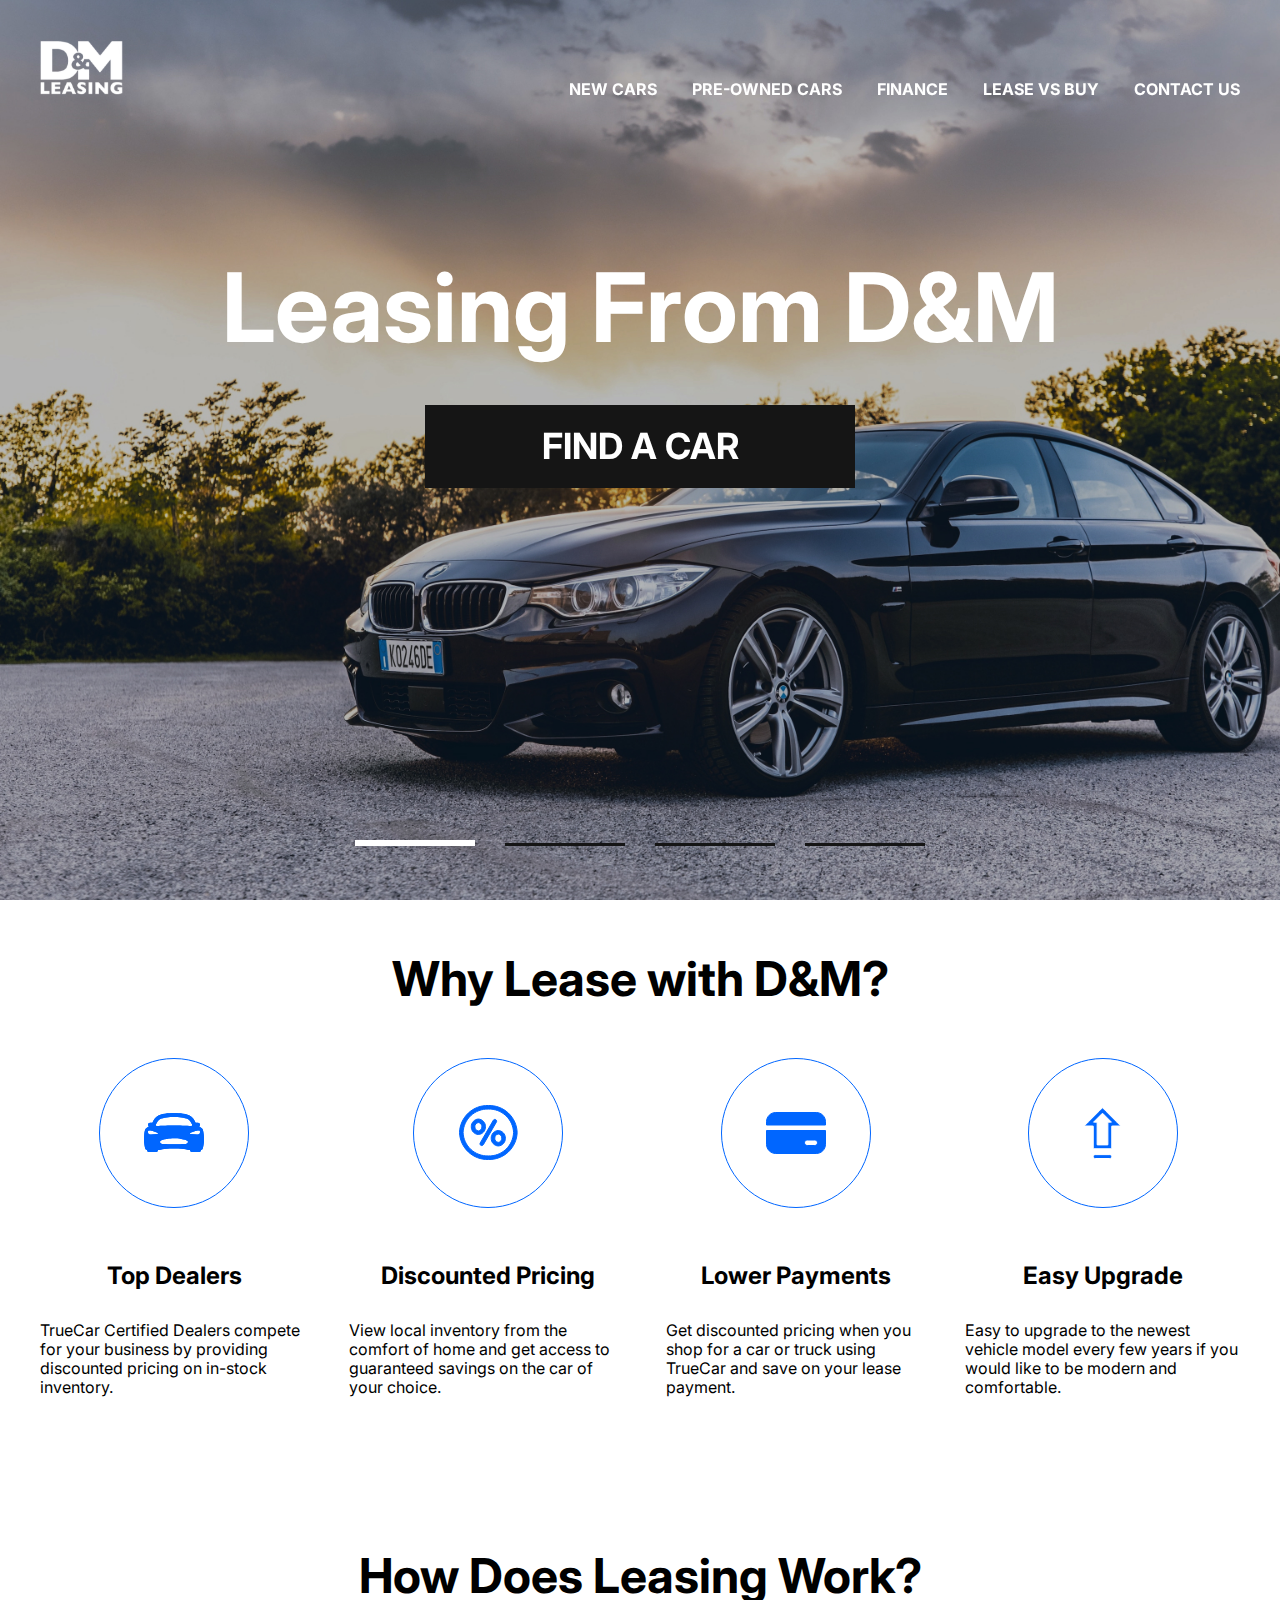
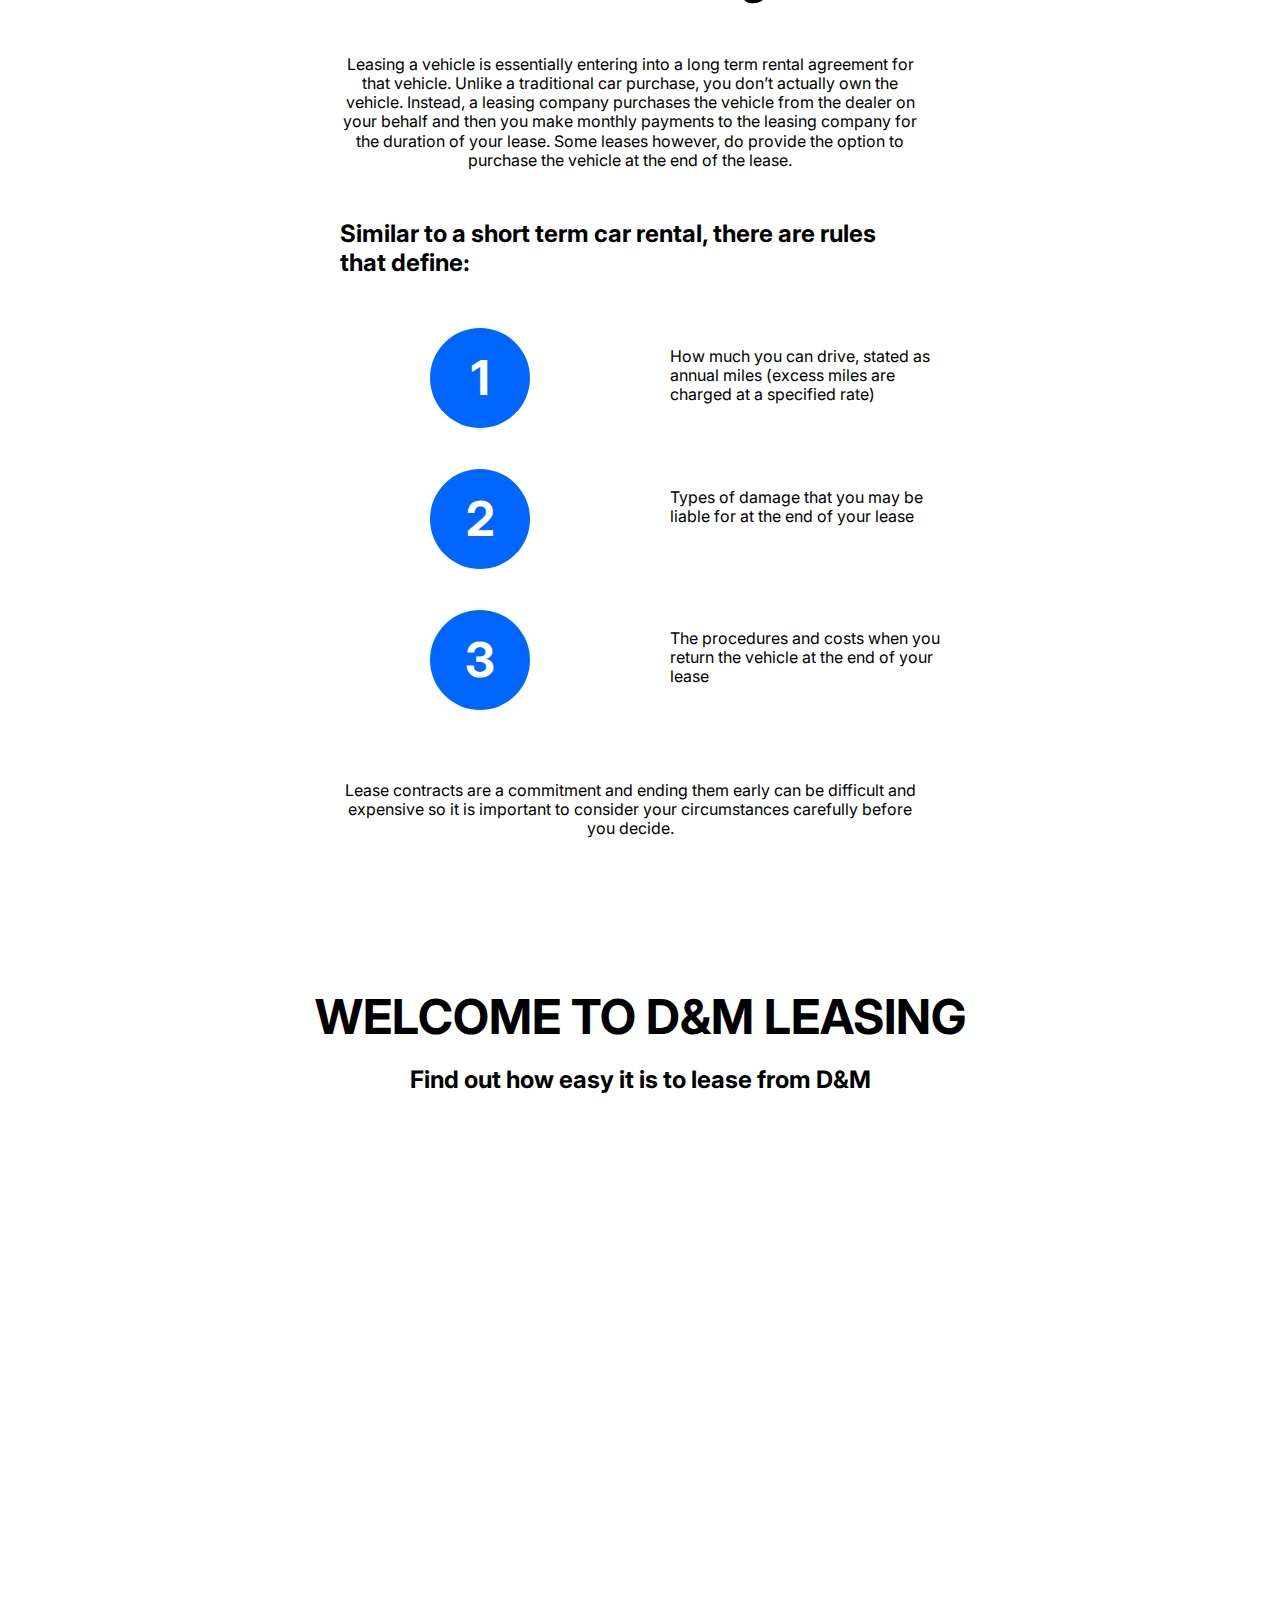
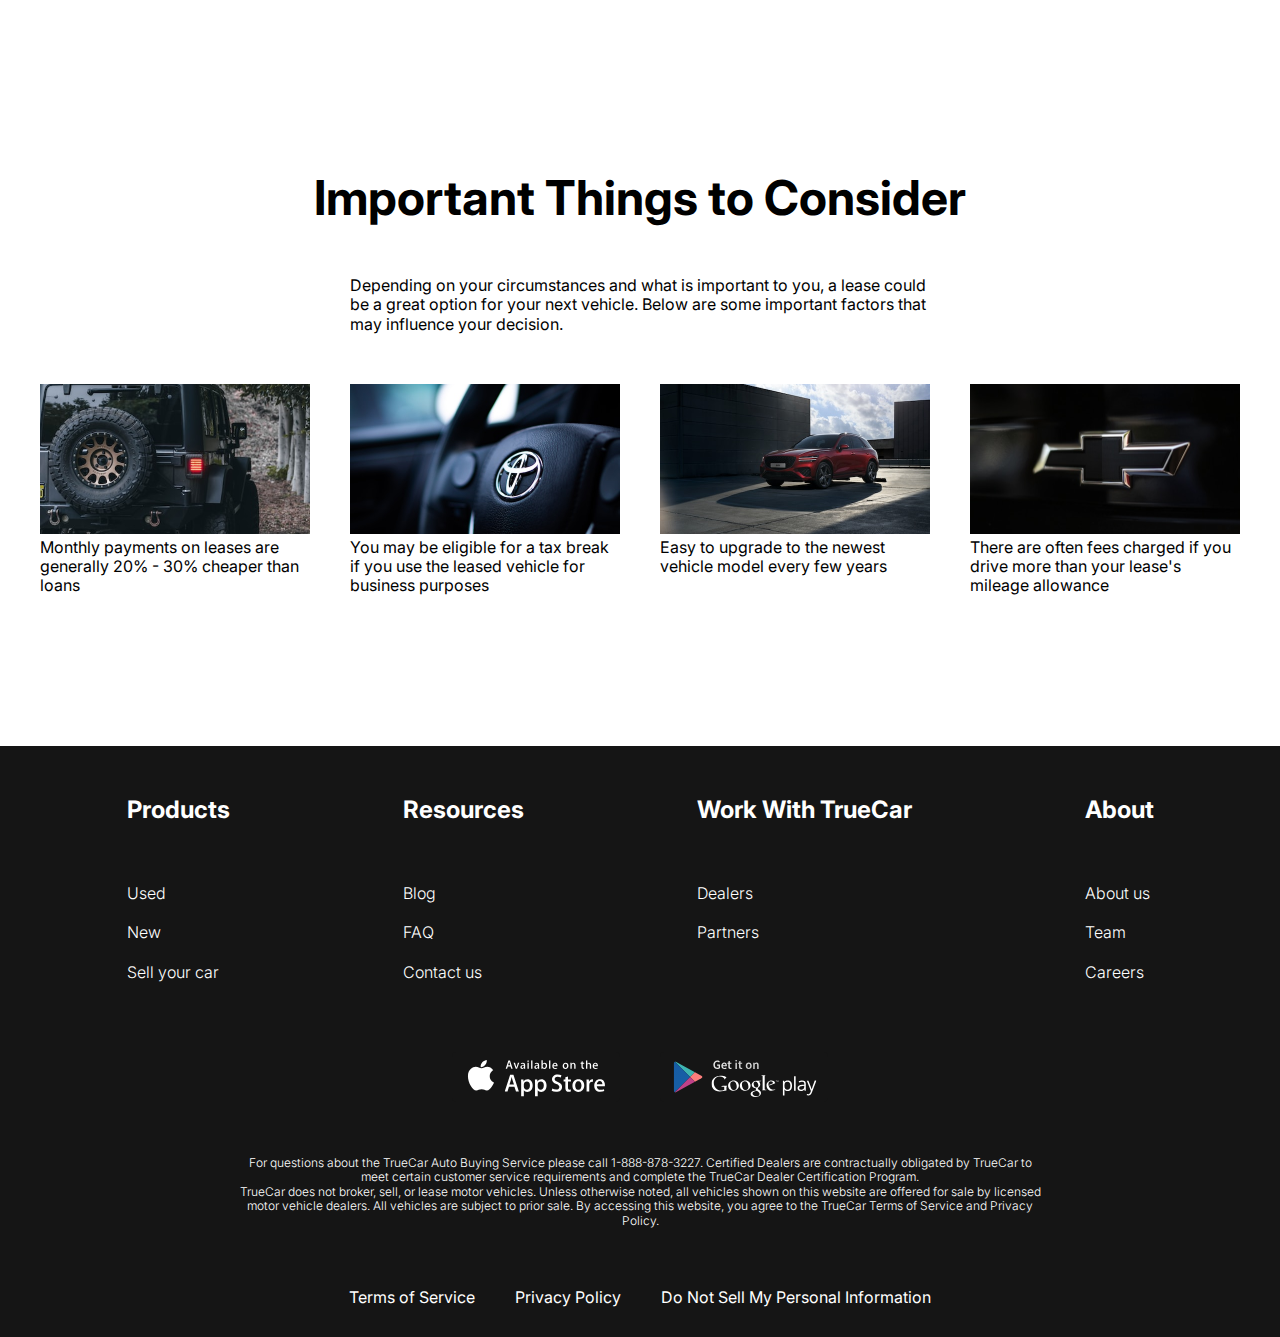
<file: index.html>
<!DOCTYPE html>
<html lang="en">

<head>
  <meta charset="UTF-8">
  <meta name="viewport" content="width=device-width, initial-scale=1.0">
  <link rel="preconnect" href="https://fonts.googleapis.com">
  <link rel="preconnect" href="https://fonts.gstatic.com" crossorigin>
  <link
    href="https://fonts.googleapis.com/css2?family=Inter:ital,opsz,wght@0,14..32,100..900;1,14..32,100..900&display=swap"
    rel="stylesheet">
  <link rel="stylesheet" href="https://cdn.jsdelivr.net/npm/swiper@11/swiper-bundle.min.css" />
  <link rel="stylesheet" href="css/style.css">
  <title>Finance</title>
</head>

<body>
  <div class="wrapper">
    <header class="header header-main">
      <div class="container">
        <div class="header__inner">
          <a href="#" class="logo">
            <img src="img/Vector.svg" alt="logo" class="logo__img">
          </a>
          <nav class="menu">
            <ul class="menu__list">
              <li class="menu__list-item">
                <a href="new-car.html" class="menu__list-link">
                  NEW CARS
                </a>
              </li>
              <li class="menu__list-item">
                <a href="#" class="menu__list-link">
                  PRE-OWNED CARS
                </a>
              </li>
              <li class="menu__list-item">
                <a href="#" class="menu__list-link">
                  FINANCE
                </a>
              </li>
              <li class="menu__list-item">
                <a href="#" class="menu__list-link">
                  LEASE VS BUY
                </a>
              </li>
              <li class="menu__list-item">
                <a href="contacts.html" class="menu__list-link">
                  CONTACT US
                </a>
              </li>
            </ul>
          </nav>
        </div>
      </div>
    </header>
    <main class="main">
      <section class="top">
        <div class="container">
          <h1 class="title">
            Leasing From D&M
          </h1>
          <a href="#" class="btn__top-link">Find a car</a>
        </div>
      </section>
      <div class="slider">
        <div class="swiper">
          <div class="swiper-wrapper">
            <div class="swiper-slide" style="  background-image: url(img/slide-1.jpg);"></div>
            <div class="swiper-slide" style="  background-image: url(img/slide-1.jpg);"></div>
            <div class="swiper-slide" style="  background-image: url(img/slide-1.jpg);"></div>
            <div class="swiper-slide" style="  background-image: url(img/slide-1.jpg);"></div>
          </div>
          <div class="swiper-pagination"></div>
        </div>
      </div>
      <section class="why-lease">
        <div class="container">
          <h2 class="section__title">
            Why Lease with D&M?
          </h2>
          <ul class="why-lease__list">
            <li class="why-lease__item">
              <img src="img/why1.svg" alt="" class="why-lease__img">
              <h3 class="why-lease__item-title">
                Top Dealers
              </h3>
              <p class="why-lease__item-text">
                TrueCar Certified Dealers compete for your business by providing discounted pricing on in-stock
                inventory.
              </p>
            </li>
            <li class="why-lease__item">
              <img src="img/why2.svg" alt="" class="why-lease__img">
              <h3 class="why-lease__item-title">
                Discounted Pricing
              </h3>
              <p class="why-lease__item-text">
                View local inventory from the comfort of home and get access to guaranteed savings on the car of your
                choice.
              </p>
            </li>
            <li class="why-lease__item">
              <img src="img/why3.svg" alt="" class="why-lease__img">
              <h3 class="why-lease__item-title">
                Lower Payments
              </h3>
              <p class="why-lease__item-text">
                Get discounted pricing when you shop for a car or truck using TrueCar and save on your lease payment.
              </p>
            </li>
            <li class="why-lease__item">
              <img src="img/why4.svg" alt="" class="why-lease__img">
              <h3 class="why-lease__item-title">
                Easy Upgrade
              </h3>
              <p class="why-lease__item-text">
                Easy to upgrade to the newest vehicle model every few years if you would like to be modern and
                comfortable.
              </p>
            </li>
          </ul>
        </div>
      </section>
      <section class="how-does">
        <div class="container">
          <div class="how-does__inner">
            <h2 class="section__title">
              How Does Leasing Work?
            </h2>
            <p class="how-does__text">
              Leasing a vehicle is essentially entering into a long term rental agreement for that vehicle. Unlike a
              traditional car
              purchase, you don’t actually own the vehicle. Instead, a leasing company purchases the vehicle from the
              dealer on your
              behalf and then you make monthly payments to the leasing company for the duration of your lease. Some
              leases however, do
              provide the option to purchase the vehicle at the end of the lease.
            </p>
            <h4 class="how-does__title">
              Similar to a short term car rental, there are rules that define:
            </h4>
            <ol class="how-does__list">
              <li class="how-does__item">
                How much you can drive, stated as annual miles (excess miles are charged at a specified rate)
              </li>
              <li class="how-does__item">
                Types of damage that you may be liable for at the end of your lease
              </li>
              <li class="how-does__item">
                The procedures and costs when you return the vehicle at the end of your lease
              </li>
            </ol>
            <p class="how-does__text">
              Lease contracts are a commitment and ending them early can be difficult and expensive so it is important
              to consider
              your circumstances carefully before you decide.
            </p>
          </div>
        </div>
      </section>
      <section class="promo-video">
        <div class="container">
          <h2 class="section__title section__title-video">
            WELCOME TO D&M LEASING
          </h2>
          <p class="video__text">
            Find out how easy it is to lease from D&M
          </p>
          <iframe class="video__content" width="1000" height="500"
            src="https://www.youtube.com/embed/zNaW0VPAm00?si=Q7wTSz_iy8jzsuYH&amp;controls=0"
            title="YouTube video player" frameborder="0"
            allow="accelerometer; autoplay; clipboard-write; encrypted-media; gyroscope; picture-in-picture; web-share"
            referrerpolicy="strict-origin-when-cross-origin" allowfullscreen></iframe>
        </div>
      </section>
      <section class="important">
        <div class="container">
          <h2 class="section__title section__important-title">
            Important Things to Consider
          </h2>
          <p class="important__text">
            Depending on your circumstances and what is important to you, a lease could be a great option for your next
            vehicle.
            Below are some important factors that may influence your decision.
          </p>
          <ul class="important__list">
            <li class="important__item">
              <img src="img/img1.svg" alt="" class="important__img">
              <p class="important__text-img">
                Monthly payments on leases are generally 20% - 30% cheaper than loans
              </p>
            </li>
            <li class="important__item">
              <img src="img/img2.svg" alt="" class="important__img">
              <p class="important__text-img">
                You may be eligible for a tax break if you use the leased vehicle for business purposes
              </p>
            </li>
            <li class="important__item">
              <img src="img/img3.svg" alt="" class="important__img">
              <p class="important__text-img">
                Easy to upgrade to the newest vehicle model every few years
              </p>
            </li>
            <li class="important__item">
              <img src="img/img4.svg" alt="" class="important__img">
              <p class="important__text-img">
                There are often fees charged if you drive more than your lease's mileage allowance
              </p>
            </li>
          </ul>
        </div>
      </section>
    </main>
    <footer class="footer">
      <div class="container">
        <nav class="footer__menu">
          <ul class="footer__menu-list">
            <li class="footer__menu-item">
              <p href="#" class="footer__menu-title">Products</p>
            </li>
            <li class="footer__menu-item">
              <a href="#" class="footer__menu-link">Used</a>
            </li>
            <li class="footer__menu-item">
              <a href="#" class="footer__menu-link">New</a>
            </li>
            <li class="footer__menu-item">
              <a href="#" class="footer__menu-link">Sell your car</a>
            </li>
          </ul>
          <ul class="footer__menu-list">
            <li class="footer__menu-item">
              <p href="#" class="footer__menu-title">Resources</p>
            </li>
            <li class="footer__menu-item">
              <a href="#" class="footer__menu-link">Blog</a>
            </li>
            <li class="footer__menu-item">
              <a href="#" class="footer__menu-link">FAQ</a>
            </li>
            <li class="footer__menu-item">
              <a href="#" class="footer__menu-link">Contact us</a>
            </li>
          </ul>
          <ul class="footer__menu-list">
            <li class="footer__menu-item">
              <p href="#" class="footer__menu-title">Work With TrueCar</p>
            </li>
            <li class="footer__menu-item">
              <a href="#" class="footer__menu-link">Dealers</a>
            </li>
            <li class="footer__menu-item">
              <a href="#" class="footer__menu-link">Partners</a>
            </li>
          </ul>
          <ul class="footer__menu-list">
            <li class="footer__menu-item">
              <p href="#" class="footer__menu-title">About</p>
            </li>
            <li class="footer__menu-item">
              <a href="#" class="footer__menu-link">About us</a>
            </li>
            <li class="footer__menu-item">
              <a href="#" class="footer__menu-link">Team</a>
            </li>
            <li class="footer__menu-item">
              <a href="#" class="footer__menu-link">Careers</a>
            </li>
          </ul>
        </nav>
        <ul class="app">
          <li class="app__item">
            <a href="" class="app__item-link">
              <img class="app__item-img" src="img/appStore.svg" alt="">
            </a>
          </li>
          <li class="app__item">
            <a href="" class="app__item-link">
              <img class="app__item-img" src="img/playMarket.svg" alt="">
            </a>
          </li>
        </ul>
        <div class="footer__copy">
          <p class="footer__copy-text">
            For questions about the TrueCar Auto Buying Service please call 1-888-878-3227.
            Certified Dealers are contractually obligated by TrueCar to meet certain customer service requirements and
            complete the
            TrueCar Dealer Certification Program.
          </p>
          <p class="footer__copy-text">
            TrueCar does not broker, sell, or lease motor vehicles. Unless otherwise noted, all vehicles shown on this
            website are
            offered for sale by licensed motor vehicle dealers. All vehicles are subject to prior sale. By accessing
            this website,
            you agree to the TrueCar Terms of Service and Privacy Policy.
        </div>
        <nav class="copy__nav">
          <ul class="copy__nav-list">
            <li class="copy__nav-item">
              <a href="" class="copy__nav-link">
                Terms of Service
              </a>
            </li>
            <li class="copy__nav-item">
              <a href="" class="copy__nav-link">
                Privacy Policy
              </a>
            </li>
            <li class="copy__nav-item">
              <a href="" class="copy__nav-link">
                Do Not Sell My Personal Information
              </a>
            </li>
          </ul>
        </nav>
      </div>
    </footer>
  </div>
  <script src="https://cdn.jsdelivr.net/npm/swiper@11/swiper-bundle.min.js"></script>
  <script src="js/script.js"></script>
</body>

</html>
</file>
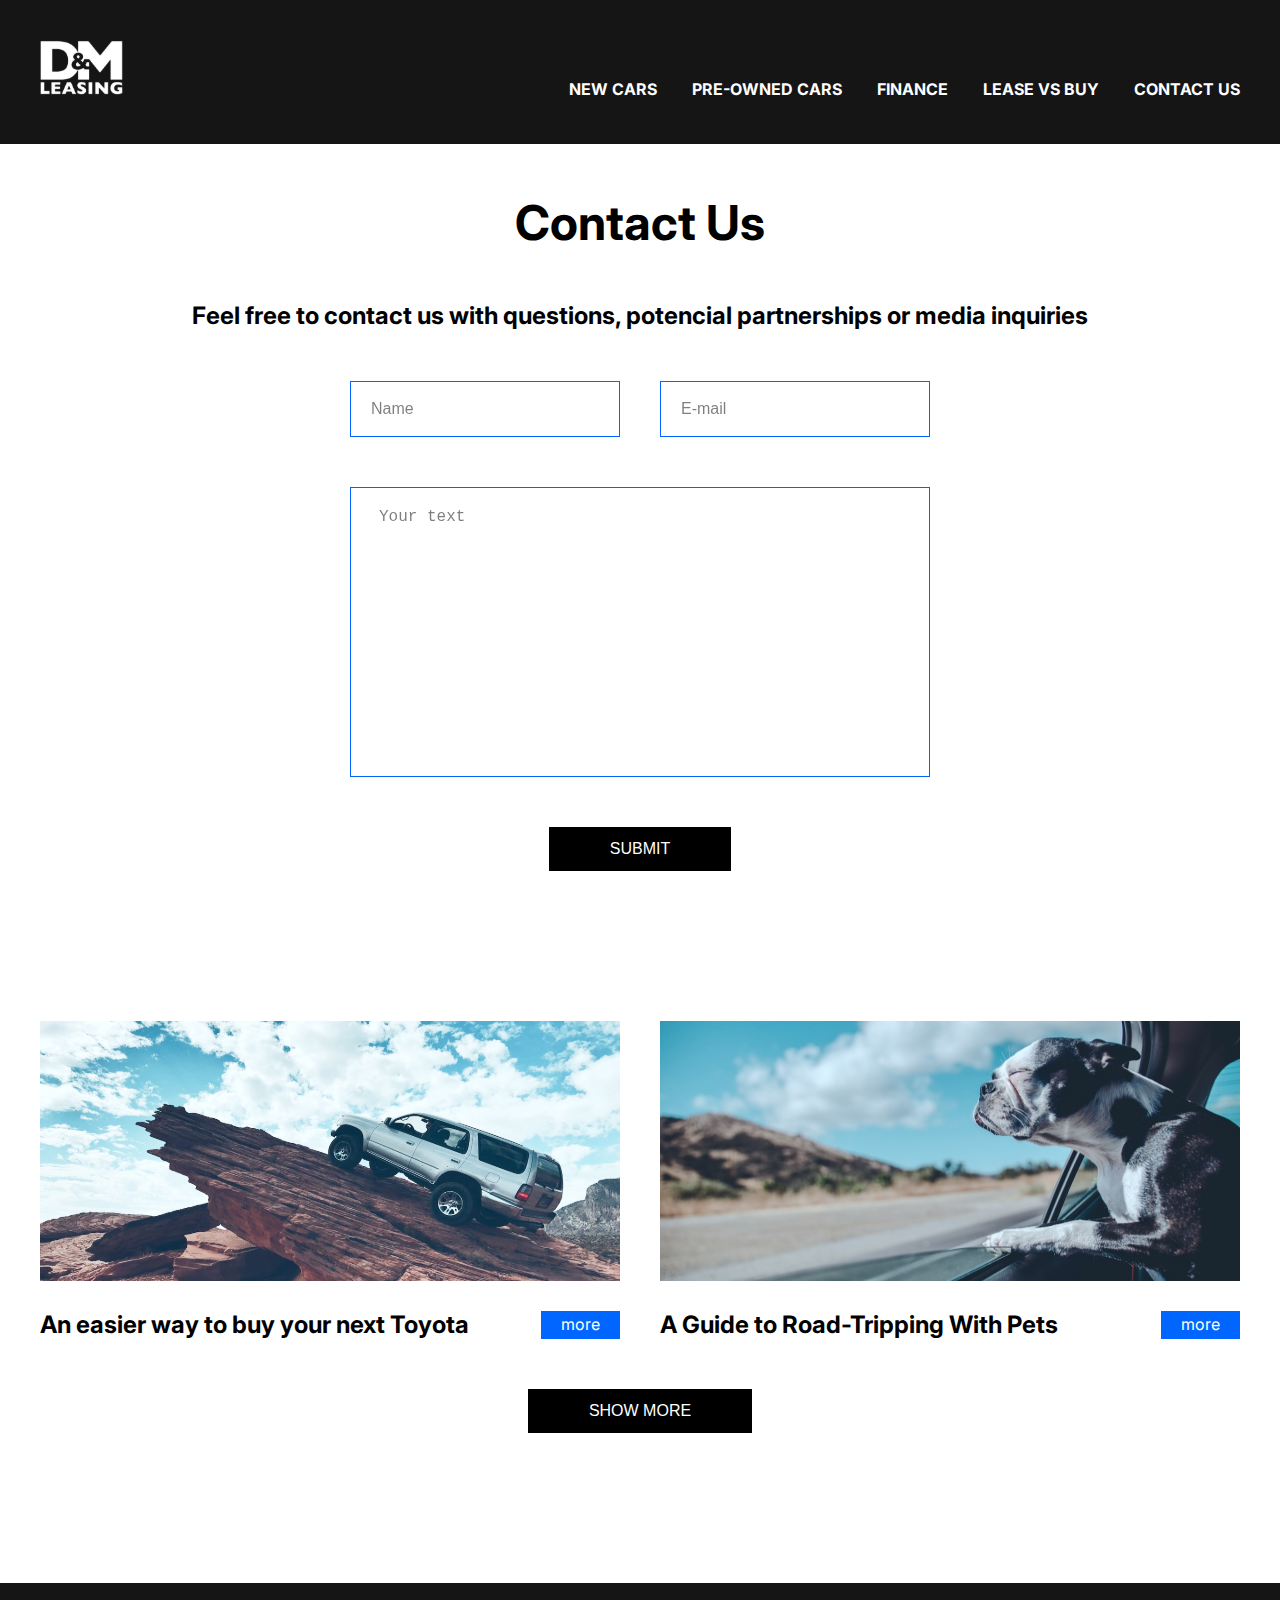
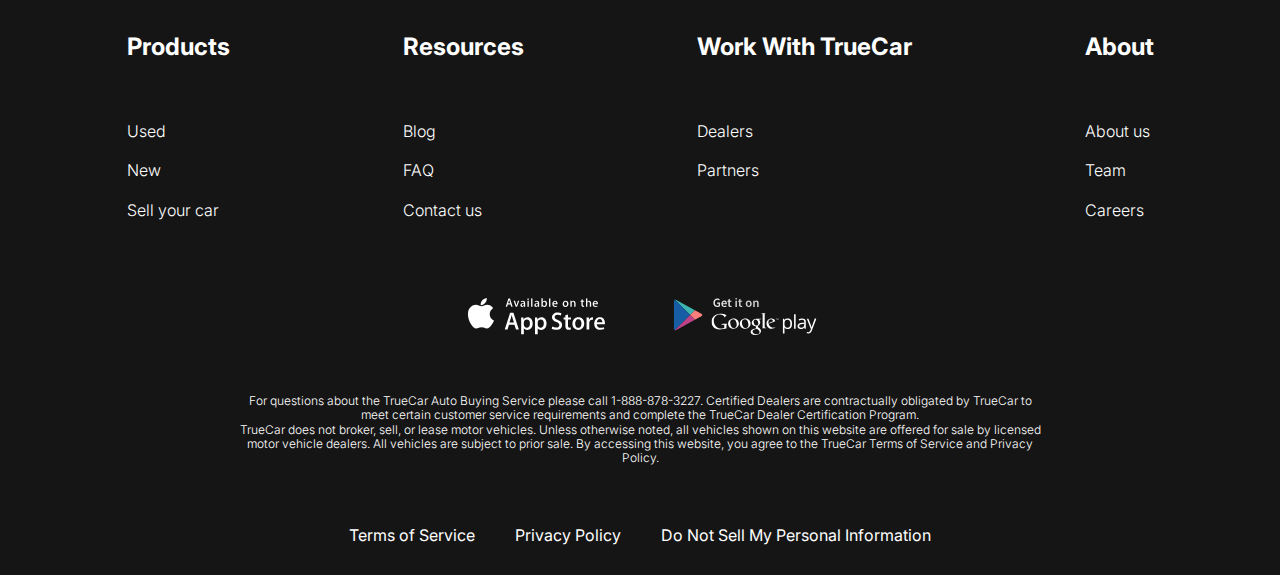
<file: contacts.html>
<!DOCTYPE html>
<html lang="en">

<head>
  <meta charset="UTF-8">
  <meta name="viewport" content="width=device-width, initial-scale=1.0">
  <link rel="preconnect" href="https://fonts.googleapis.com">
  <link rel="preconnect" href="https://fonts.gstatic.com" crossorigin>
  <link
    href="https://fonts.googleapis.com/css2?family=Inter:ital,opsz,wght@0,14..32,100..900;1,14..32,100..900&display=swap"
    rel="stylesheet">
  <link rel="stylesheet" href="css/style.css">
  <title>Contacts</title>
</head>

<body>
  <div class="wrapper">
    <header class="header">
      <div class="container">
        <div class="header__inner">
          <a href="index.html" class="logo">
            <img src="img/Vector.svg" alt="logo" class="logo__img">
          </a>
          <nav class="menu">
            <ul class="menu__list">
              <li class="menu__list-item">
                <a href="new-car.html" class="menu__list-link">
                  NEW CARS
                </a>
              </li>
              <li class="menu__list-item">
                <a href="#" class="menu__list-link">
                  PRE-OWNED CARS
                </a>
              </li>
              <li class="menu__list-item">
                <a href="#" class="menu__list-link">
                  FINANCE
                </a>
              </li>
              <li class="menu__list-item">
                <a href="#" class="menu__list-link">
                  LEASE VS BUY
                </a>
              </li>
              <li class="menu__list-item">
                <a href="#" class="menu__list-link">
                  CONTACT US
                </a>
              </li>
            </ul>
          </nav>
        </div>
      </div>
    </header>
    <main class="main">
      <section class="contact">
        <div class="container">
          <h1 class="section__title contact__title">
            Contact Us
          </h1>
          <p class="contact__text">
            Feel free to contact us with questions, potencial partnerships or media inquiries
          </p>
          <form action="#" class="form">
            <input type="text" class="form__input" placeholder="Name">
            <input type="email" class="form__input" placeholder="E-mail">
            <textarea class="form__textarea" placeholder="Your text"></textarea>
            <button class="form__btn" type="submit">SUBMIT</button>
          </form>
        </div>
      </section>
      <section class="more">
        <div class="container">
          <div class="more__items">
            <div class="more__item">
              <img src="img/more1.svg" alt="" class="more__img">
              <h4 class="more__title">
                An easier way to buy your next Toyota
              </h4>
              <a href="#" class="more__link">
                more
              </a>
            </div>
            <div class="more__item">
              <img src="img/more2.svg" alt="" class="more__img">
              <h4 class="more__title">
                A Guide to Road-Tripping With Pets
              </h4>
              <a href="#" class="more__link">
                more
              </a>
            </div>
          </div>
          <button class="more__btn">
            SHOW MORE
          </button>
        </div>
      </section>
    </main>
    <footer class="footer">
      <div class="container">
        <nav class="footer__menu">
          <ul class="footer__menu-list">
            <li class="footer__menu-item">
              <p href="#" class="footer__menu-title">Products</p>
            </li>
            <li class="footer__menu-item">
              <a href="#" class="footer__menu-link">Used</a>
            </li>
            <li class="footer__menu-item">
              <a href="#" class="footer__menu-link">New</a>
            </li>
            <li class="footer__menu-item">
              <a href="#" class="footer__menu-link">Sell your car</a>
            </li>
          </ul>
          <ul class="footer__menu-list">
            <li class="footer__menu-item">
              <p href="#" class="footer__menu-title">Resources</p>
            </li>
            <li class="footer__menu-item">
              <a href="#" class="footer__menu-link">Blog</a>
            </li>
            <li class="footer__menu-item">
              <a href="#" class="footer__menu-link">FAQ</a>
            </li>
            <li class="footer__menu-item">
              <a href="#" class="footer__menu-link">Contact us</a>
            </li>
          </ul>
          <ul class="footer__menu-list">
            <li class="footer__menu-item">
              <p href="#" class="footer__menu-title">Work With TrueCar</p>
            </li>
            <li class="footer__menu-item">
              <a href="#" class="footer__menu-link">Dealers</a>
            </li>
            <li class="footer__menu-item">
              <a href="#" class="footer__menu-link">Partners</a>
            </li>
          </ul>
          <ul class="footer__menu-list">
            <li class="footer__menu-item">
              <p href="#" class="footer__menu-title">About</p>
            </li>
            <li class="footer__menu-item">
              <a href="#" class="footer__menu-link">About us</a>
            </li>
            <li class="footer__menu-item">
              <a href="#" class="footer__menu-link">Team</a>
            </li>
            <li class="footer__menu-item">
              <a href="#" class="footer__menu-link">Careers</a>
            </li>
          </ul>
        </nav>
        <ul class="app">
          <li class="app__item">
            <a href="" class="app__item-link">
              <img class="app__item-img" src="img/appStore.svg" alt="">
            </a>
          </li>
          <li class="app__item">
            <a href="" class="app__item-link">
              <img class="app__item-img" src="img/playMarket.svg" alt="">
            </a>
          </li>
        </ul>
        <div class="footer__copy">
          <p class="footer__copy-text">
            For questions about the TrueCar Auto Buying Service please call 1-888-878-3227.
            Certified Dealers are contractually obligated by TrueCar to meet certain customer service requirements and
            complete the
            TrueCar Dealer Certification Program.
          </p>
          <p class="footer__copy-text">
            TrueCar does not broker, sell, or lease motor vehicles. Unless otherwise noted, all vehicles shown on this
            website are
            offered for sale by licensed motor vehicle dealers. All vehicles are subject to prior sale. By accessing
            this website,
            you agree to the TrueCar Terms of Service and Privacy Policy.
        </div>
        <nav class="copy__nav">
          <ul class="copy__nav-list">
            <li class="copy__nav-item">
              <a href="" class="copy__nav-link">
                Terms of Service
              </a>
            </li>
            <li class="copy__nav-item">
              <a href="" class="copy__nav-link">
                Privacy Policy
              </a>
            </li>
            <li class="copy__nav-item">
              <a href="" class="copy__nav-link">
                Do Not Sell My Personal Information
              </a>
            </li>
          </ul>
        </nav>
      </div>

    </footer>
  </div>
  <script src="js/script.js"></script>
</body>

</html>
</file>
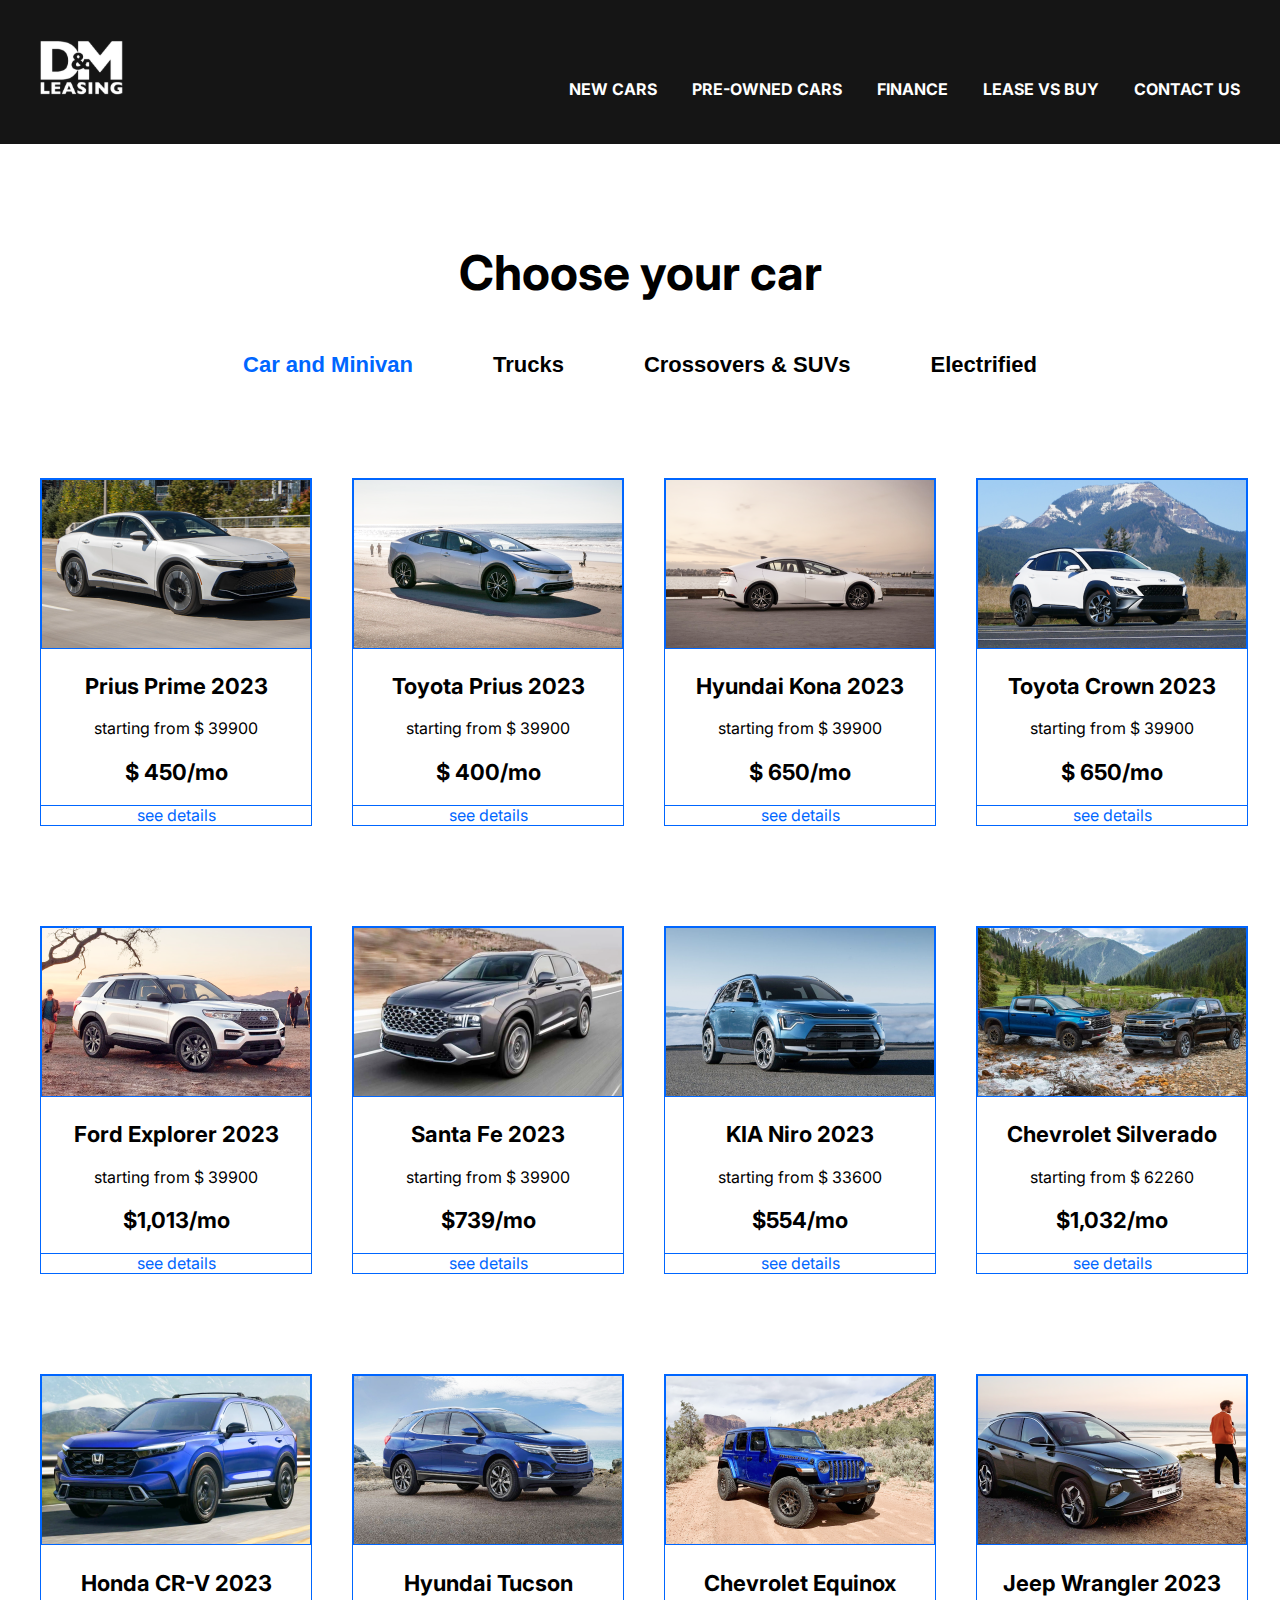
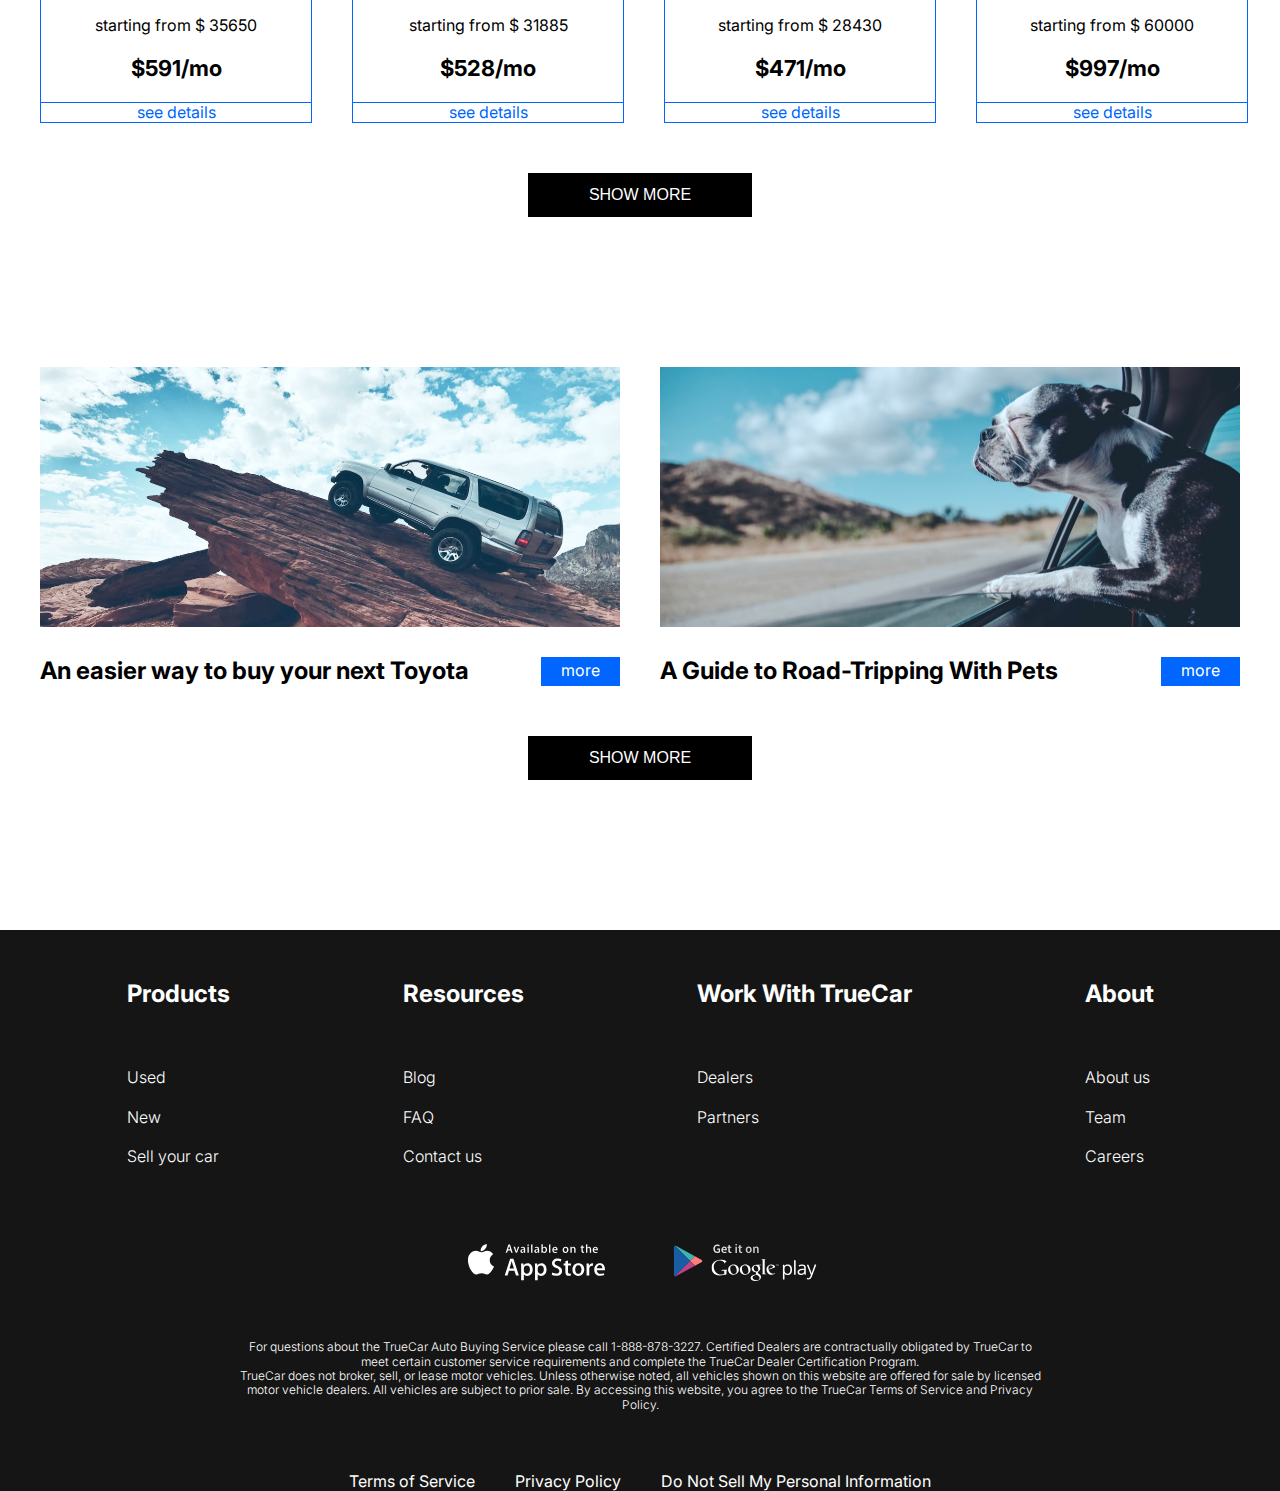
<file: new-car.html>
<!DOCTYPE html>
<html lang="en">

<head>
  <meta charset="UTF-8">
  <meta name="viewport" content="width=device-width, initial-scale=1.0">
  <link rel="preconnect" href="https://fonts.googleapis.com">
  <link rel="preconnect" href="https://fonts.gstatic.com" crossorigin>
  <link
    href="https://fonts.googleapis.com/css2?family=Inter:ital,opsz,wght@0,14..32,100..900;1,14..32,100..900&display=swap"
    rel="stylesheet">
  <link rel="stylesheet" href="css/style.css">
  <title>Finance</title>
</head>

<body>
  <div class="wrapper">
    <header class="header">
      <div class="container">
        <div class="header__inner">
          <a href="index.html" class="logo">
            <img src="img/Vector.svg" alt="logo" class="logo__img">
          </a>
          <nav class="menu">
            <ul class="menu__list">
              <li class="menu__list-item">
                <a href="#" class="menu__list-link">
                  NEW CARS
                </a>
              </li>
              <li class="menu__list-item">
                <a href="#" class="menu__list-link">
                  PRE-OWNED CARS
                </a>
              </li>
              <li class="menu__list-item">
                <a href="#" class="menu__list-link">
                  FINANCE
                </a>
              </li>
              <li class="menu__list-item">
                <a href="#" class="menu__list-link">
                  LEASE VS BUY
                </a>
              </li>
              <li class="menu__list-item">
                <a href="contacts.html" class="menu__list-link">
                  CONTACT US
                </a>
              </li>
            </ul>
          </nav>
        </div>
      </div>
    </header>
    <main class="main">
      <section class="choose">
        <div class="container">
          <h2 class="section__title choose__title">Choose your car</h2>
          <div class="tabs">
            <div class="tabs__btn">
              <button class="tabs__btn-item tabs__btn-item--active">Car and Minivan</button>
              <button class="tabs__btn-item">Trucks</button>
              <button class="tabs__btn-item">Crossovers & SUVs</button>
              <button class="tabs__btn-item">Electrified</button>
            </div>
            <div class="tabs__content">
              <div class="tabs__content-item">
                <div class="card">
                  <div class="card__content">
                    <img src="img/card1.png" alt="" class="card__img">
                    <h4 class="card__title">Prius Prime 2023</h4>
                    <p class="card__text">starting from $ 39900</p>
                    <p class="card__price">$ 450/mo</p>
                  </div>
                  <a href="" class="card__link">see details</a>
                </div>
                <div class="card">
                  <div class="card__content">
                    <img src="img/card2.png" alt="" class="card__img">
                    <h4 class="card__title">Toyota Prius 2023</h4>
                    <p class="card__text">starting from $ 39900</p>
                    <p class="card__price">$ 400/mo</p>
                  </div>
                  <a href="" class="card__link">see details</a>
                </div>
                <div class="card">
                  <div class="card__content">
                    <img src="img/card3.png" alt="" class="card__img">
                    <h4 class="card__title">Hyundai Kona 2023</h4>
                    <p class="card__text">starting from $ 39900</p>
                    <p class="card__price">$ 650/mo</p>
                  </div>
                  <a href="" class="card__link">see details</a>
                </div>
                <div class="card">
                  <div class="card__content">
                    <img src="img/card4.png" alt="" class="card__img">
                    <h4 class="card__title">Toyota Crown 2023</h4>
                    <p class="card__text">starting from $ 39900</p>
                    <p class="card__price">$ 650/mo</p>
                  </div>
                  <a href="" class="card__link">see details</a>
                </div>
                <div class="card">
                  <div class="card__content">
                    <img src="img/card5.png" alt="" class="card__img">
                    <h4 class="card__title">Ford Explorer 2023</h4>
                    <p class="card__text">starting from $ 39900</p>
                    <p class="card__price">$1,013/mo</p>
                  </div>
                  <a href="" class="card__link">see details</a>
                </div>
                <div class="card">
                  <div class="card__content">
                    <img src="img/card6.png" alt="" class="card__img">
                    <h4 class="card__title">Santa Fe 2023</h4>
                    <p class="card__text">starting from $ 39900</p>
                    <p class="card__price">$739/mo</p>
                  </div>
                  <a href="" class="card__link">see details</a>
                </div>
                <div class="card">
                  <div class="card__content">
                    <img src="img/card7.png" alt="" class="card__img">
                    <h4 class="card__title">KIA Niro 2023</h4>
                    <p class="card__text">starting from $ 33600</p>
                    <p class="card__price">$554/mo</p>
                  </div>
                  <a href="" class="card__link">see details</a>
                </div>
                <div class="card">
                  <div class="card__content">
                    <img src="img/card8.png" alt="" class="card__img">
                    <h4 class="card__title">Chevrolet Silverado</h4>
                    <p class="card__text">starting from $ 62260</p>
                    <p class="card__price">$1,032/mo</p>
                  </div>
                  <a href="" class="card__link">see details</a>
                </div>
                <div class="card">
                  <div class="card__content">
                    <img src="img/card9.png" alt="" class="card__img">
                    <h4 class="card__title">Honda CR-V 2023</h4>
                    <p class="card__text">starting from $ 35650</p>
                    <p class="card__price">$591/mo</p>
                  </div>
                  <a href="" class="card__link">see details</a>
                </div>
                <div class="card">
                  <div class="card__content">
                    <img src="img/card10.png" alt="" class="card__img">
                    <h4 class="card__title">Hyundai Tucson</h4>
                    <p class="card__text">starting from $ 31885</p>
                    <p class="card__price">$528/mo</p>
                  </div>
                  <a href="" class="card__link">see details</a>
                </div>
                <div class="card">
                  <div class="card__content">
                    <img src="img/card11.png" alt="" class="card__img">
                    <h4 class="card__title">Chevrolet Equinox </h4>
                    <p class="card__text">starting from $ 28430</p>
                    <p class="card__price">$471/mo</p>
                  </div>
                  <a href="" class="card__link">see details</a>
                </div>
                <div class="card">
                  <div class="card__content">
                    <img src="img/card12.png" alt="" class="card__img">
                    <h4 class="card__title">Jeep Wrangler 2023</h4>
                    <p class="card__text">starting from $ 60000</p>
                    <p class="card__price">$997/mo</p>
                  </div>
                  <a href="" class="card__link">see details</a>
                </div>
              </div>
            </div>
          </div>
        </div>
        <button class="more__btn">
          SHOW MORE
        </button>
  </div>
  </section>
  <section class="more">
    <div class="container">
      <div class="more__items">
        <div class="more__item">
          <img src="img/more1.svg" alt="" class="more__img">
          <h4 class="more__title">
            An easier way to buy your next Toyota
          </h4>
          <a href="#" class="more__link">
            more
          </a>
        </div>
        <div class="more__item">
          <img src="img/more2.svg" alt="" class="more__img">
          <h4 class="more__title">
            A Guide to Road-Tripping With Pets
          </h4>
          <a href="#" class="more__link">
            more
          </a>
        </div>
      </div>
      <button class="more__btn">
        SHOW MORE
      </button>
    </div>
  </section>

  </main>
  <footer class="footer">
    <div class="container">
      <nav class="footer__menu">
        <ul class="footer__menu-list">
          <li class="footer__menu-item">
            <p href="#" class="footer__menu-title">Products</p>
          </li>
          <li class="footer__menu-item">
            <a href="#" class="footer__menu-link">Used</a>
          </li>
          <li class="footer__menu-item">
            <a href="#" class="footer__menu-link">New</a>
          </li>
          <li class="footer__menu-item">
            <a href="#" class="footer__menu-link">Sell your car</a>
          </li>
        </ul>
        <ul class="footer__menu-list">
          <li class="footer__menu-item">
            <p href="#" class="footer__menu-title">Resources</p>
          </li>
          <li class="footer__menu-item">
            <a href="#" class="footer__menu-link">Blog</a>
          </li>
          <li class="footer__menu-item">
            <a href="#" class="footer__menu-link">FAQ</a>
          </li>
          <li class="footer__menu-item">
            <a href="#" class="footer__menu-link">Contact us</a>
          </li>
        </ul>
        <ul class="footer__menu-list">
          <li class="footer__menu-item">
            <p href="#" class="footer__menu-title">Work With TrueCar</p>
          </li>
          <li class="footer__menu-item">
            <a href="#" class="footer__menu-link">Dealers</a>
          </li>
          <li class="footer__menu-item">
            <a href="#" class="footer__menu-link">Partners</a>
          </li>
        </ul>
        <ul class="footer__menu-list">
          <li class="footer__menu-item">
            <p href="#" class="footer__menu-title">About</p>
          </li>
          <li class="footer__menu-item">
            <a href="#" class="footer__menu-link">About us</a>
          </li>
          <li class="footer__menu-item">
            <a href="#" class="footer__menu-link">Team</a>
          </li>
          <li class="footer__menu-item">
            <a href="#" class="footer__menu-link">Careers</a>
          </li>
        </ul>
      </nav>
      <ul class="app">
        <li class="app__item">
          <a href="" class="app__item-link">
            <img class="app__item-img" src="img/appStore.svg" alt="">
          </a>
        </li>
        <li class="app__item">
          <a href="" class="app__item-link">
            <img class="app__item-img" src="img/playMarket.svg" alt="">
          </a>
        </li>
      </ul>
      <div class="footer__copy">
        <p class="footer__copy-text">
          For questions about the TrueCar Auto Buying Service please call 1-888-878-3227.
          Certified Dealers are contractually obligated by TrueCar to meet certain customer service requirements and
          complete the
          TrueCar Dealer Certification Program.
        </p>
        <p class="footer__copy-text">
          TrueCar does not broker, sell, or lease motor vehicles. Unless otherwise noted, all vehicles shown on this
          website are
          offered for sale by licensed motor vehicle dealers. All vehicles are subject to prior sale. By accessing
          this website,
          you agree to the TrueCar Terms of Service and Privacy Policy.
      </div>
      <nav class="copy__nav">
        <ul class="copy__nav-list">
          <li class="copy__nav-item">
            <a href="" class="copy__nav-link">
              Terms of Service
            </a>
          </li>
          <li class="copy__nav-item">
            <a href="" class="copy__nav-link">
              Privacy Policy
            </a>
          </li>
          <li class="copy__nav-item">
            <a href="" class="copy__nav-link">
              Do Not Sell My Personal Information
            </a>
          </li>
        </ul>
      </nav>
    </div>

  </footer>
  </div>
  <script src="js/script.js"></script>
</body>

</html>
</file>
<file: css/style.css>
html {
  box-sizing: border-box;
}

*,
*::before,
*::after {
  padding: 0;
  margin: 0;
  border: 0;
  box-sizing: inherit;
}

a {
  text-decoration: none;
}

ul,
li {
  list-style: none;
}

html,
body {
  height: 100%;
}

.wrapper {
  min-height: 100%;
  display: flex;
  flex-direction: column;
}

body {
  font-family: "Inter", sans-serif;
  font-weight: 400;
  font-size: 16px;
  line-height: 1.2;
}

.container {
  max-width: 1220px;
  margin: 0 auto;
  padding: 0 10px;
}

.header {
  background-color: #151515
}

.header-main {
  background-color: transparent;
  position: absolute;
  z-index: 10;
  left: 0;
  right: 0;
}

.header__inner {
  padding-top: 40px;
  padding-bottom: 45px;
  display: flex;
  justify-content: space-between;
  align-items: end;
}

.logo__img {
  transition: all 0.5s;
}

.logo__img:hover {
  transform: scale(1.1);
}


.menu__list {
  display: flex;
  gap: 0 35px;
}

.menu__list-link {
  color: #fff;
  font-weight: 700;
  font-size: 16px;
  text-transform: uppercase;
}

.menu__list-link {
  color: #fff;
  transition: all 0.5s;
}

.menu__list-link:hover {
  color: #0066FF
}



.footer {
  background-color: #151515;
}

.footer__menu {
  margin-bottom: 50px;
}

.footer__menu {
  display: flex;
  justify-content: space-around;
}

.footer__menu-title {
  color: #fff;
  font-weight: 700;
  font-size: 24px;
  margin-bottom: 40px;
  margin-top: 50px;
}

.footer__menu-list {
  max-width: 250px;
}

.footer__menu-item {
  padding-bottom: 20px;
}

.footer__menu-link {
  font-weight: 300;
  font-size: 16px;
  color: #fff;
}

.app {
  display: flex;
  justify-content: center;
  gap: 0 40px;
  padding-bottom: 50px;
}

.footer__copy {
  color: #fff;
  display: block;
  margin: 0 auto 30px;
  text-align: center;
  max-width: 806px;
  padding-bottom: 30px;
}

.footer__copy-text {
  font-weight: 300;
  font-size: 12px;
}

.copy__nav {
  margin-bottom: 30px;
}

.copy__nav-list {
  display: flex;
  justify-content: center;
  gap: 0 40px;
}

.copy__nav-link {
  font-weight: 400;
  font-size: 16px;
  color: #fff;
}

.main {
  flex-grow: 1;
}

.top {
  display: flex;
  text-align: center;
  color: #fff;
  padding-top: 250px;
  padding-bottom: 50px;
  position: absolute;
  z-index: 5;
  left: 0;
  right: 0;
}

.title {
  font-weight: 700;
  font-size: 96px;
  margin-bottom: 40px;
}

.btn__top-link {
  background-color: #151515;
  padding: 20px;
  font-weight: 700;
  font-size: 36px;
  text-transform: uppercase;
  max-width: 430px;
  width: 100%;
  color: #fff;
  display: inline-block;
  transition: all 0.5s;
}

.btn__top-link:hover {
  transform: scale(1.1);
}



.swiper-slide {
  height: 100vh;
  background-repeat: no-repeat;
  background-size: cover;
  background-position: center;
}

.swiper-pagination-bullet {
  width: 120px;
  height: 3px;
  background-color: #151515;
  border-radius: 0;
  opacity: 1;
  margin: 0 15px !important;
}

.swiper-horizontal>.swiper-pagination-bullets,
.swiper-pagination-bullets.swiper-pagination-horizontal,
.swiper-pagination-custom,
.swiper-pagination-fraction {
  bottom: 50px;
}


.swiper-pagination-bullet-active {
  height: 6px;
  background-color: #fff;
}

.why-lease {
  display: flex;
  margin-bottom: 150px;
}

.section__title {
  margin-top: 50px;
  margin-bottom: 50px;
  text-align: center;
  font-weight: 700;
  font-size: 48px;
}

.why-lease__list {
  display: flex;
  justify-content: space-around;
  text-align: center;
  gap: 40px;
}

.why-lease__img {
  margin-bottom: 50px;
}

.why-lease__item-title {
  font-weight: 700;
  font-size: 24px;
  margin-bottom: 30px;
}

.why-lease__item-text {
  text-align: left;
}

.how-does {
  margin-bottom: 150px;
}

.how-does__inner {
  max-width: 600px;
  margin: 0 auto;
}

.how-does__text {
  text-align: center;
  max-width: 580px;
  margin-bottom: 50px;
}

.how-does__title {
  max-width: 580px;
  font-weight: 700;
  font-size: 24px;
  text-align: left;
}

.how-does__list {
  padding: 50px 0 70px;

}

.how-does__item {
  list-style-type: none;
  width: 270px;
  position: relative;
  margin-left: auto;
  box-sizing: content-box;
  padding: 19px 0 19px 240px;
  min-height: 63px;
}

.how-does__list {
  padding: 50px 0 70px;
  counter-reset: myCounter;

}

.how-does__item+.how-does__item {
  margin-top: 40px;
}


.how-does__item::before {
  counter-increment: myCounter;
  content: counter(myCounter);
  display: flex;
  justify-content: center;
  align-items: center;
  font-weight: 700;
  font-size: 48px;
  color: #fff;
  background-color: #0066FF;
  width: 100px;
  height: 100px;
  border-radius: 100%;
  position: absolute;
  left: 0;
  top: 0;
}

.promo-video {
  margin-bottom: 150px;
}

.section__title-video {
  margin-bottom: 20px;
}

.video__text {
  font-weight: 700;
  font-size: 24px;
  text-align: center;
  margin-bottom: 24px;
}

.video__content {
  display: block;
  margin: 0 auto;
}

.important {
  margin-bottom: 150px;
}

.important__text {
  margin: 0 auto;
  max-width: 580px;
  margin-bottom: 50px;
}

.important__list {
  display: flex;
  gap: 40px;
}

.important__item {
  max-width: 270px;
}


.contact {
  margin-bottom: 150px;
}

.contact__text {
  text-align: center;
  font-weight: 700;
  font-size: 24px;
}

.form {
  max-width: 580px;
  margin: 0 auto;
  display: flex;
  justify-content: space-between;
  flex-wrap: wrap;
  border: #151515;
}

.form__input {
  width: 270px;
  padding: 18px 20px;
  display: inline-block;
  border: 1px solid #0066FF;
  margin-top: 50px;
  font-weight: 400;
  font-size: 16px;
  color: #000;
}

.form__input::placeholder,
.form__textarea::placeholder {
  font-weight: 400;
  font-size: 16px;
  color: #000;
  opacity: 0.5;
}


.form__textarea {
  width: 100%;
  border: 1px solid #0066FF;
  margin-top: 50px;
  resize: none;
  padding: 20px 28px;
  height: 290px;
  font-weight: 400;
  font-size: 16px;
  color: #000;
}

.form__btn {
  margin: 0 auto;
  margin-top: 50px;
  padding: 13px 61px;
  background-color: #000;
  color: #fff;
  font-weight: 100;
  font-size: 16px;
}

.more {
  margin-bottom: 150px;
}

.more__items {
  display: flex;
  justify-content: space-between;
  gap: 40px;
}

.more__item {
  display: flex;
  justify-content: space-between;
  flex-wrap: wrap;
}

.more__title {
  font-weight: 700;
  font-size: 24px;
  margin-top: 30px;
}

.more__link {
  padding: 4px 20px;
  color: #fff;
  background-color: #0066FF;
  margin-top: 30px;
  transition: all 0.5s;
}

.more__link:hover {
  transform: scale(1.4);
}

.more__btn {
  margin: 0 auto;
  display: flex;
  justify-content: center;
  margin-top: 50px;
  padding: 13px 61px;
  background-color: #000;
  color: #fff;
  font-weight: 100;
  font-size: 16px;
}


.tabs__btn {
  display: flex;
  justify-content: center;
  gap: 80px;
}

.tabs__btn-item {
  font-weight: 700;
  font-size: 22px;
  transition: all 0.5s;
  border: 0;
  background-color: #fff;
}

.tabs__btn-item--active {
  color: #0066FF;
}

.tabs__btn-item:hover {
  color: #0066FF;
  transform: scale(1.1);
  cursor: pointer;
}

.tabs__content-item {
  display: flex;
  justify-content: space-between;
  margin-top: 100px;
}

.choose__title {
  margin-top: 0;
}


.choose {
  padding: 100px 0 150px;
}

.card {
  text-align: center;
}

.card__content {
  border: 1px solid #0066FF;
}

.tabs__content-item {
  display: grid;
  grid-template-columns: repeat(4, 1fr);
  gap: 100px 40px;
}

.card__img {
  margin-bottom: 20px;
}

.card__title {
  font-size: 22px;
  font-weight: 700;
  margin-bottom: 20px;
}

.card__text {
  font-weight: 400;
  font-size: 16px;
  margin-bottom: 20px;
}

.card__price {
  font-weight: 700;
  font-size: 22px;
  margin-bottom: 20px;
}

.card__link {
  display: block;
  color: #0066FF;
  border: 1px solid #0066FF;
  border-top: 0;
}
</file>
